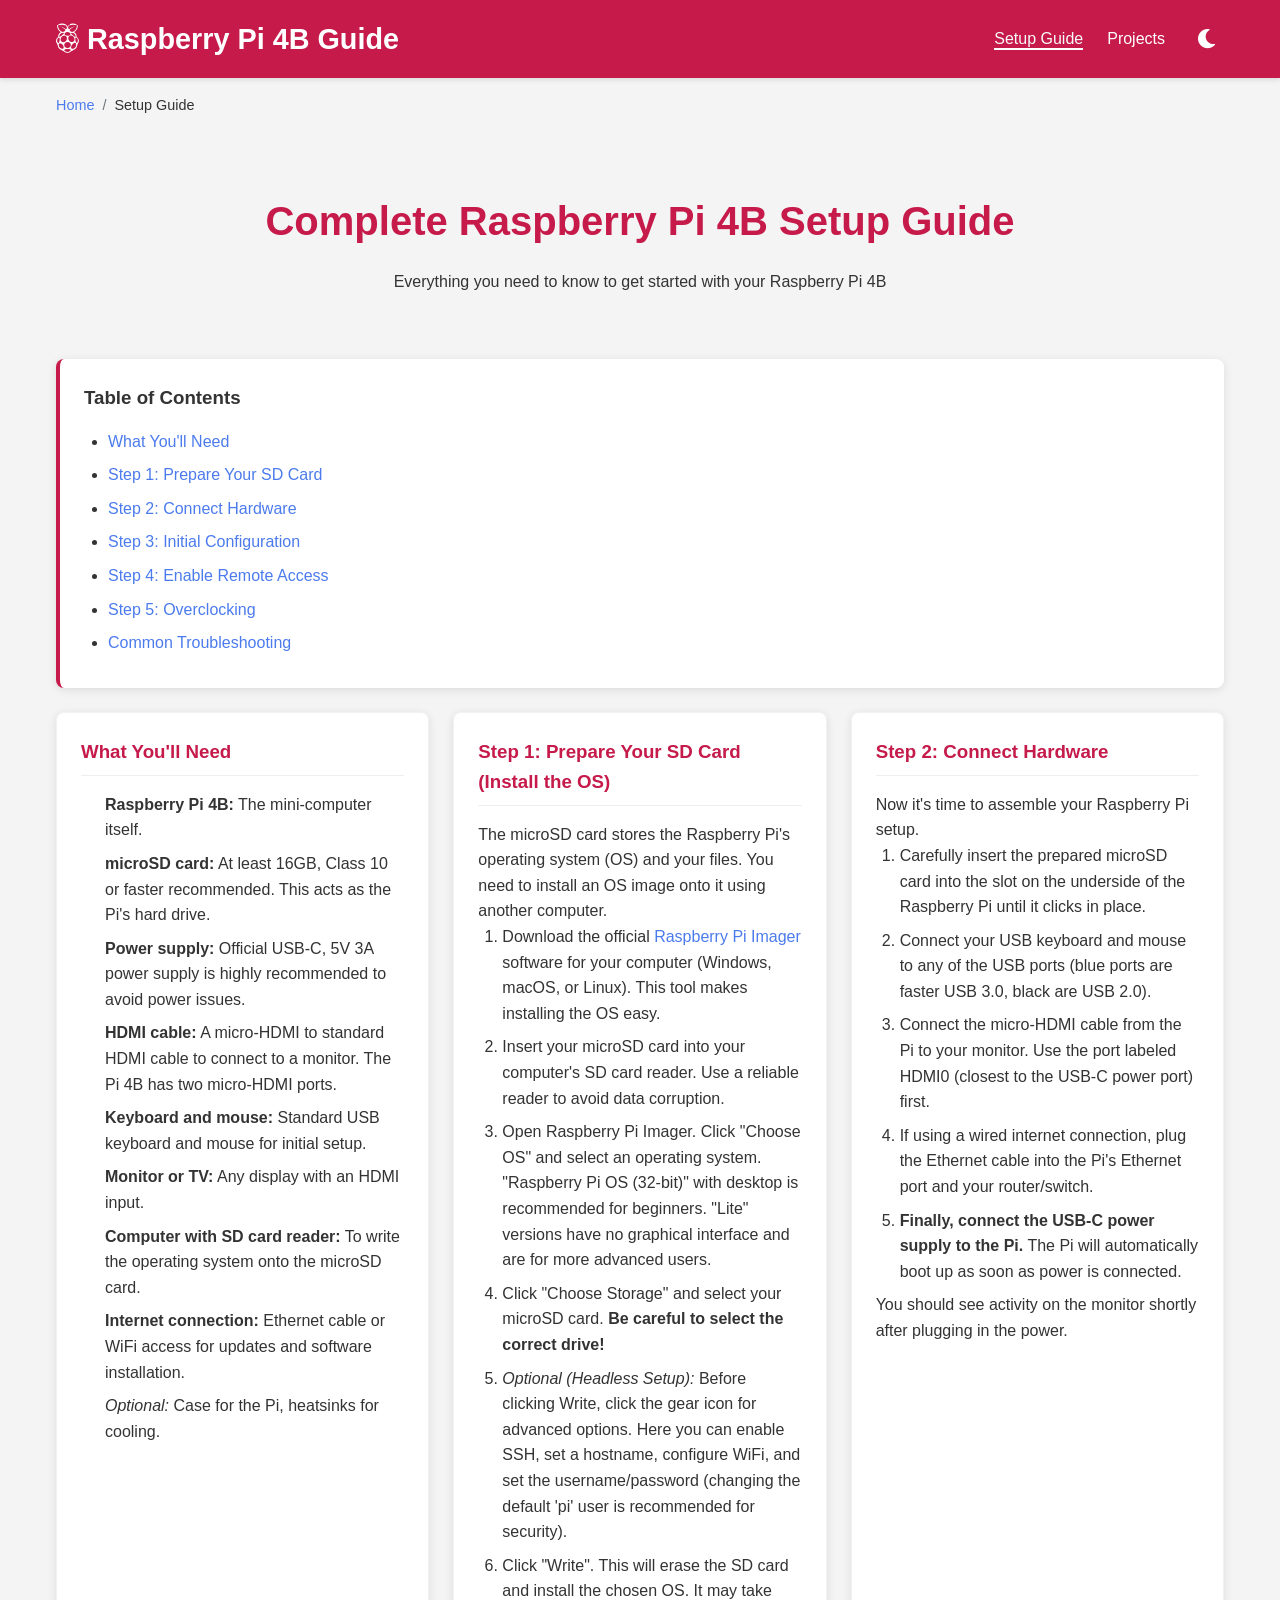
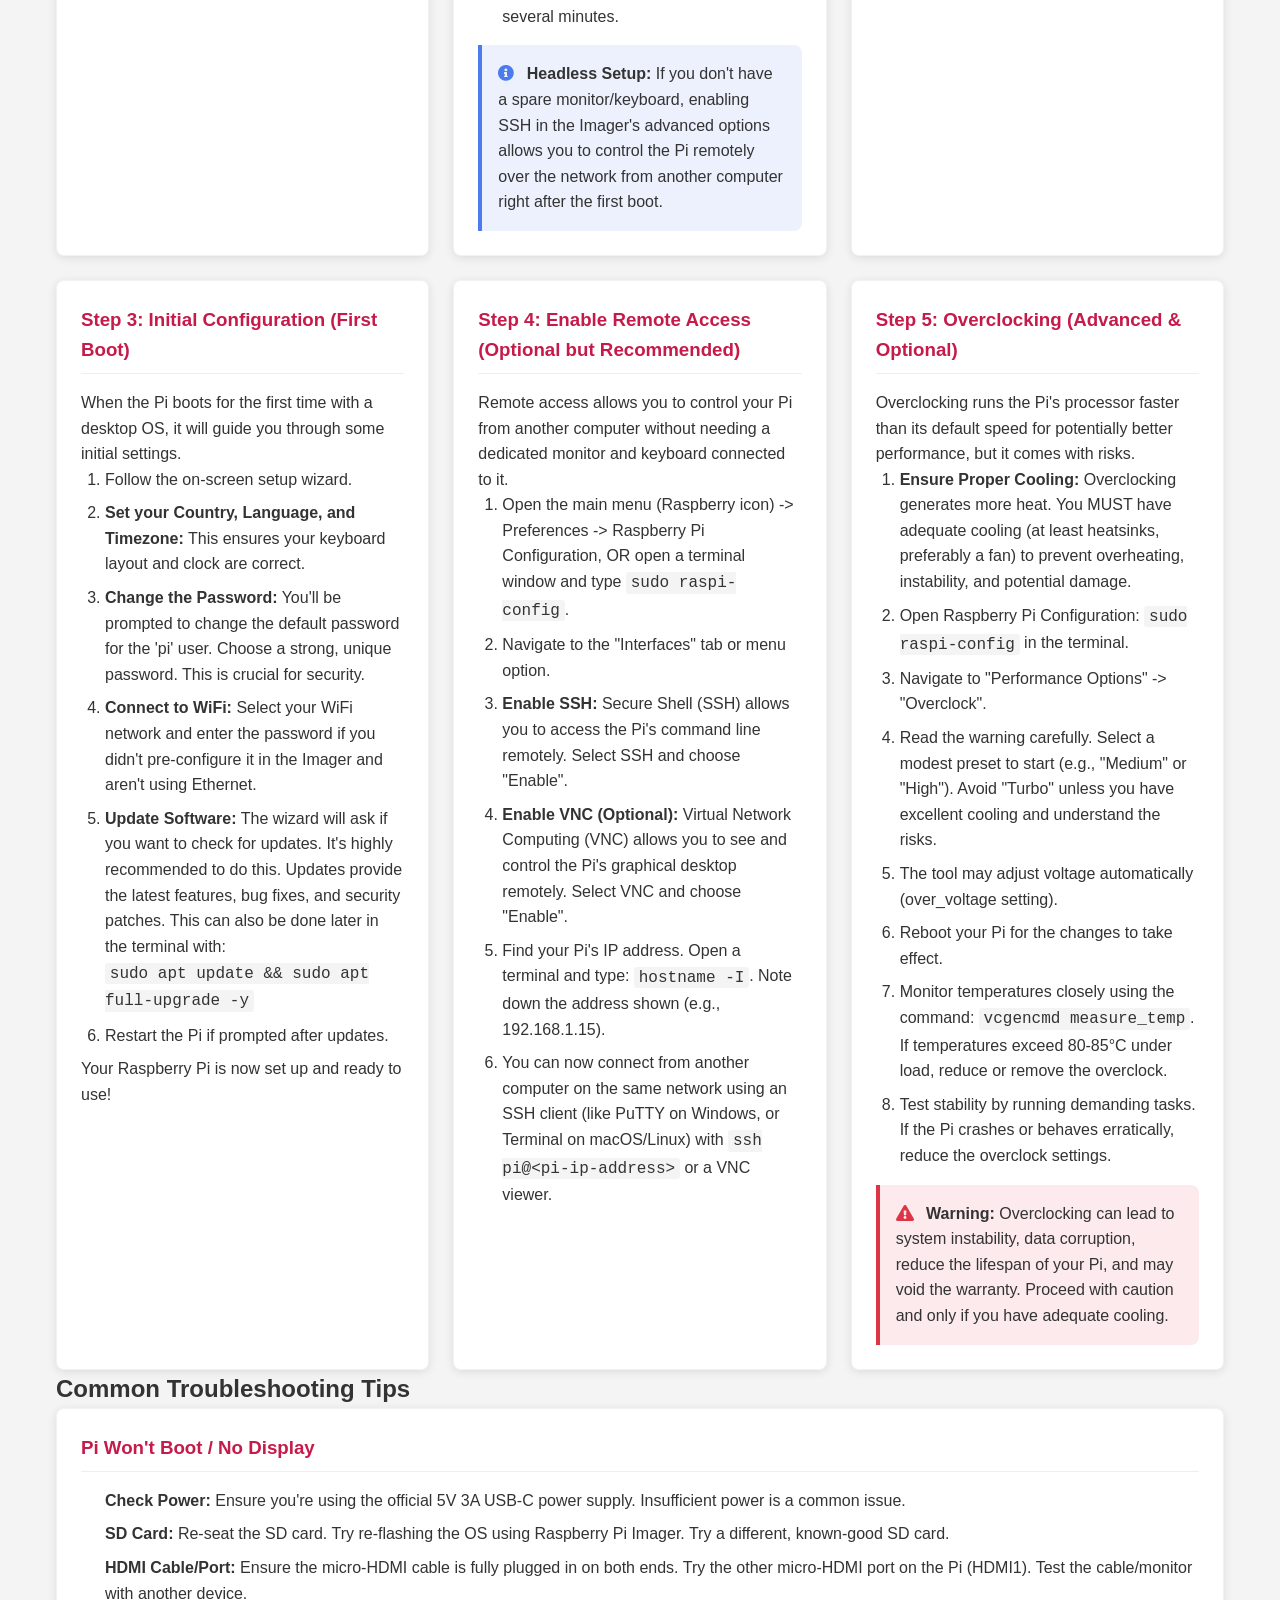
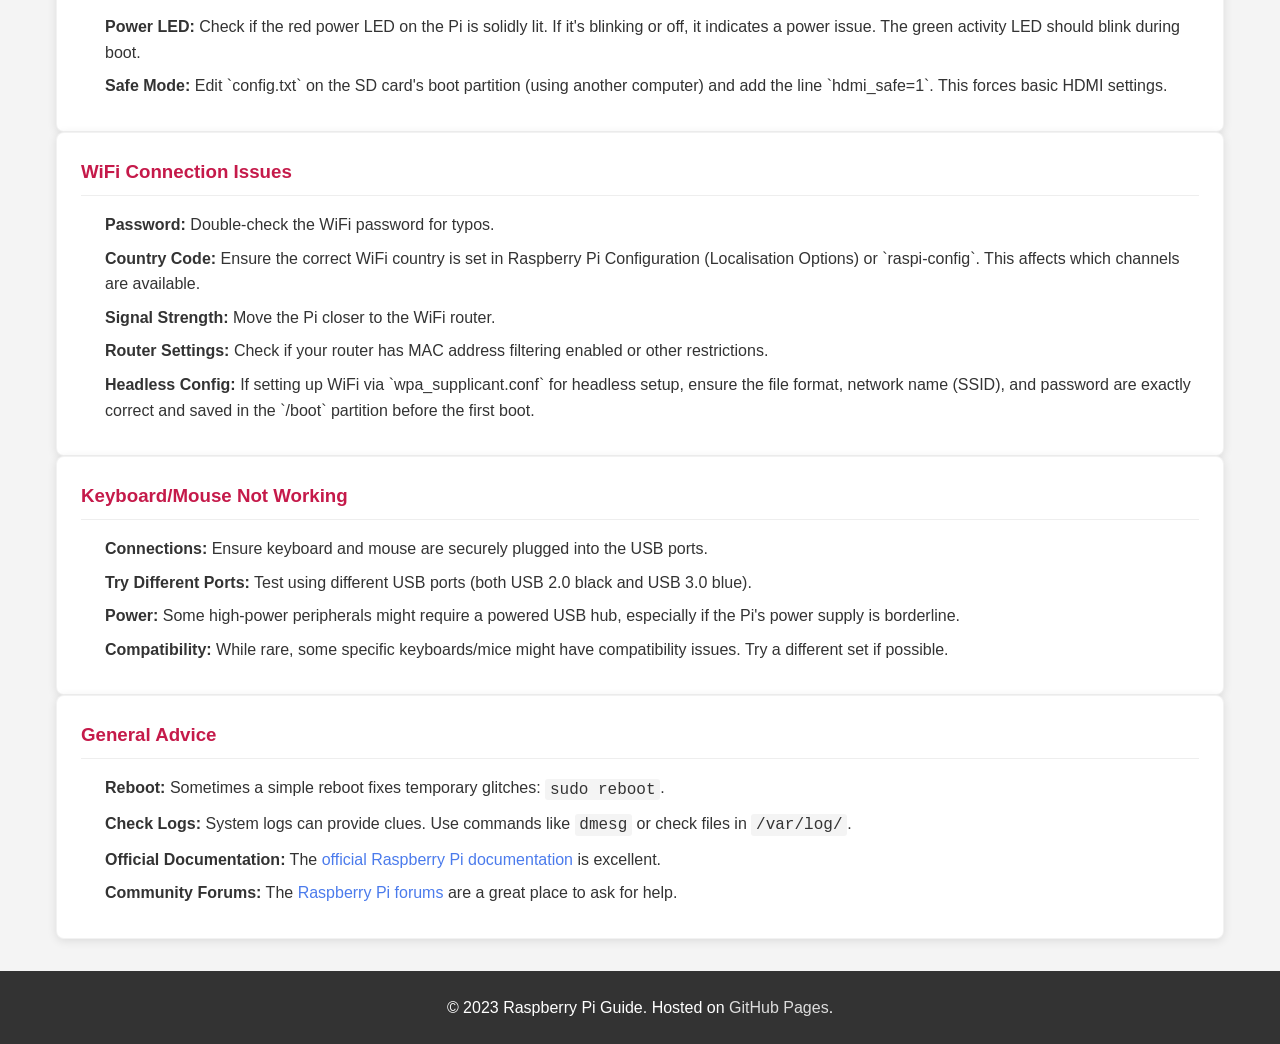
<file: index.html>
<!DOCTYPE html>
<html lang="en">
<head>
    <meta charset="UTF-8">
    <meta name="viewport" content="width=device-width, initial-scale=1.0">
    <meta name="description" content="Complete setup guide and project ideas for Raspberry Pi 4B">
    <title>Raspberry Pi 4B Setup Guide</title>
    <link rel="stylesheet" href="css/styles.css">
    <link rel="stylesheet" href="https://cdnjs.cloudflare.com/ajax/libs/font-awesome/5.15.4/css/all.min.css">
    <script src="js/script.js" defer></script>
    <!-- Structured data for SEO -->
    <script type="application/ld+json">
    {
      "@context": "https://schema.org",
      "@type": "HowTo",
      "name": "Raspberry Pi 4B Setup Guide",
      "description": "Complete guide to setting up your Raspberry Pi 4B",
      "step": [
        {
          "@type": "HowToStep",
          "name": "Prepare Your SD Card",
          "url": "#step1"
        },
        {
          "@type": "HowToStep",
          "name": "Connect Hardware",
          "url": "#step2"
        },
        {
          "@type": "HowToStep",
          "name": "Initial Configuration",
          "url": "#step3"
        },
        {
          "@type": "HowToStep",
          "name": "Enable Remote Access",
          "url": "#step4"
        },
        {
          "@type": "HowToStep",
          "name": "Overclocking",
          "url": "#step5"
        }
      ]
    }
    </script>
</head>
<body>
    <a href="#main" class="skip-link">Skip to main content</a>
    
    <header role="banner">
        <div class="container">
            <h1><i class="fab fa-raspberry-pi" aria-hidden="true"></i> Raspberry Pi 4B Guide</h1>
            <nav role="navigation" aria-label="Main navigation">
                <ul>
                    <li><a href="index.html" class="active" aria-current="page">Setup Guide</a></li>
                    <li><a href="projects.html">Projects</a></li>
                    <button id="theme-toggle" class="theme-toggle" aria-label="Toggle Dark Mode">
                        <i class="fas fa-moon" aria-hidden="true"></i>
                    </button>
                </ul>
            </nav>
        </div>
    </header>

    <main id="main" class="container" role="main">
        <nav aria-label="Breadcrumb">
            <ol class="breadcrumbs">
                <li><a href="index.html">Home</a></li>
                <li>Setup Guide</li>
            </ol>
        </nav>

        <section class="hero" aria-labelledby="main-heading">
            <h2 id="main-heading">Complete Raspberry Pi 4B Setup Guide</h2>
            <p>Everything you need to know to get started with your Raspberry Pi 4B</p>
        </section>

        <section class="toc" aria-labelledby="toc-heading">
            <h3 id="toc-heading">Table of Contents</h3>
            <ul>
                <li><a href="#requirements">What You'll Need</a></li>
                <li><a href="#step1">Step 1: Prepare Your SD Card</a></li>
                <li><a href="#step2">Step 2: Connect Hardware</a></li>
                <li><a href="#step3">Step 3: Initial Configuration</a></li>
                <li><a href="#step4">Step 4: Enable Remote Access</a></li>
                <li><a href="#step5">Step 5: Overclocking</a></li>
                <li><a href="#troubleshooting">Common Troubleshooting</a></li>
            </ul>
        </section>

        <section class="setup-guide">
            <div id="requirements" class="card">
                <h3>What You'll Need</h3>
                <ul>
                    <li><strong>Raspberry Pi 4B:</strong> The mini-computer itself.</li>
                    <li><strong>microSD card:</strong> At least 16GB, Class 10 or faster recommended. This acts as the Pi's hard drive.</li>
                    <li><strong>Power supply:</strong> Official USB-C, 5V 3A power supply is highly recommended to avoid power issues.</li>
                    <li><strong>HDMI cable:</strong> A micro-HDMI to standard HDMI cable to connect to a monitor. The Pi 4B has two micro-HDMI ports.</li>
                    <li><strong>Keyboard and mouse:</strong> Standard USB keyboard and mouse for initial setup.</li>
                    <li><strong>Monitor or TV:</strong> Any display with an HDMI input.</li>
                    <li><strong>Computer with SD card reader:</strong> To write the operating system onto the microSD card.</li>
                    <li><strong>Internet connection:</strong> Ethernet cable or WiFi access for updates and software installation.</li>
                    <li><em>Optional:</em> Case for the Pi, heatsinks for cooling.</li>
                </ul>
            </div>

            <div id="step1" class="card">
                <h3>Step 1: Prepare Your SD Card (Install the OS)</h3>
                <p>The microSD card stores the Raspberry Pi's operating system (OS) and your files. You need to install an OS image onto it using another computer.</p>
                <ol>
                    <li>Download the official <a href="https://www.raspberrypi.org/software/" target="_blank" rel="noopener">Raspberry Pi Imager</a> software for your computer (Windows, macOS, or Linux). This tool makes installing the OS easy.</li>
                    <li>Insert your microSD card into your computer's SD card reader. Use a reliable reader to avoid data corruption.</li>
                    <li>Open Raspberry Pi Imager. Click "Choose OS" and select an operating system. "Raspberry Pi OS (32-bit)" with desktop is recommended for beginners. "Lite" versions have no graphical interface and are for more advanced users.</li>
                    <li>Click "Choose Storage" and select your microSD card. <strong>Be careful to select the correct drive!</strong></li>
                    <li><em>Optional (Headless Setup):</em> Before clicking Write, click the gear icon for advanced options. Here you can enable SSH, set a hostname, configure WiFi, and set the username/password (changing the default 'pi' user is recommended for security).</li>
                    <li>Click "Write". This will erase the SD card and install the chosen OS. It may take several minutes.</li>
                </ol>
                <div class="info">
                    <i class="fas fa-info-circle" aria-hidden="true"></i> <strong>Headless Setup:</strong> If you don't have a spare monitor/keyboard, enabling SSH in the Imager's advanced options allows you to control the Pi remotely over the network from another computer right after the first boot.
                </div>
            </div>

            <div id="step2" class="card">
                <h3>Step 2: Connect Hardware</h3>
                <p>Now it's time to assemble your Raspberry Pi setup.</p>
                <ol>
                    <li>Carefully insert the prepared microSD card into the slot on the underside of the Raspberry Pi until it clicks in place.</li>
                    <li>Connect your USB keyboard and mouse to any of the USB ports (blue ports are faster USB 3.0, black are USB 2.0).</li>
                    <li>Connect the micro-HDMI cable from the Pi to your monitor. Use the port labeled HDMI0 (closest to the USB-C power port) first.</li>
                    <li>If using a wired internet connection, plug the Ethernet cable into the Pi's Ethernet port and your router/switch.</li>
                    <li><strong>Finally, connect the USB-C power supply to the Pi.</strong> The Pi will automatically boot up as soon as power is connected.</li>
                </ol>
                <p>You should see activity on the monitor shortly after plugging in the power.</p>
            </div>

            <div id="step3" class="card">
                <h3>Step 3: Initial Configuration (First Boot)</h3>
                <p>When the Pi boots for the first time with a desktop OS, it will guide you through some initial settings.</p>
                <ol>
                    <li>Follow the on-screen setup wizard.</li>
                    <li><strong>Set your Country, Language, and Timezone:</strong> This ensures your keyboard layout and clock are correct.</li>
                    <li><strong>Change the Password:</strong> You'll be prompted to change the default password for the 'pi' user. Choose a strong, unique password. This is crucial for security.</li>
                    <li><strong>Connect to WiFi:</strong> Select your WiFi network and enter the password if you didn't pre-configure it in the Imager and aren't using Ethernet.</li>
                    <li><strong>Update Software:</strong> The wizard will ask if you want to check for updates. It's highly recommended to do this. Updates provide the latest features, bug fixes, and security patches. This can also be done later in the terminal with: <br><code>sudo apt update && sudo apt full-upgrade -y</code></li>
                    <li>Restart the Pi if prompted after updates.</li>
                </ol>
                <p>Your Raspberry Pi is now set up and ready to use!</p>
            </div>

            <div id="step4" class="card">
                <h3>Step 4: Enable Remote Access (Optional but Recommended)</h3>
                <p>Remote access allows you to control your Pi from another computer without needing a dedicated monitor and keyboard connected to it.</p>
                <ol>
                    <li>Open the main menu (Raspberry icon) -> Preferences -> Raspberry Pi Configuration, OR open a terminal window and type <code>sudo raspi-config</code>.</li>
                    <li>Navigate to the "Interfaces" tab or menu option.</li>
                    <li><strong>Enable SSH:</strong> Secure Shell (SSH) allows you to access the Pi's command line remotely. Select SSH and choose "Enable".</li>
                    <li><strong>Enable VNC (Optional):</strong> Virtual Network Computing (VNC) allows you to see and control the Pi's graphical desktop remotely. Select VNC and choose "Enable".</li>
                    <li>Find your Pi's IP address. Open a terminal and type: <code>hostname -I</code>. Note down the address shown (e.g., 192.168.1.15).</li>
                    <li>You can now connect from another computer on the same network using an SSH client (like PuTTY on Windows, or Terminal on macOS/Linux) with <code>ssh pi@&lt;pi-ip-address&gt;</code> or a VNC viewer.</li>
                </ol>
            </div>

            <div id="step5" class="card">
                <h3>Step 5: Overclocking (Advanced & Optional)</h3>
                <p>Overclocking runs the Pi's processor faster than its default speed for potentially better performance, but it comes with risks.</p>
                <ol>
                    <li><strong>Ensure Proper Cooling:</strong> Overclocking generates more heat. You MUST have adequate cooling (at least heatsinks, preferably a fan) to prevent overheating, instability, and potential damage.</li>
                    <li>Open Raspberry Pi Configuration: <code>sudo raspi-config</code> in the terminal.</li>
                    <li>Navigate to "Performance Options" -> "Overclock".</li>
                    <li>Read the warning carefully. Select a modest preset to start (e.g., "Medium" or "High"). Avoid "Turbo" unless you have excellent cooling and understand the risks.</li>
                    <li>The tool may adjust voltage automatically (over_voltage setting).</li>
                    <li>Reboot your Pi for the changes to take effect.</li>
                    <li>Monitor temperatures closely using the command: <code>vcgencmd measure_temp</code>. If temperatures exceed 80-85°C under load, reduce or remove the overclock.</li>
                    <li>Test stability by running demanding tasks. If the Pi crashes or behaves erratically, reduce the overclock settings.</li>
                </ol>
                <div class="warning">
                    <i class="fas fa-exclamation-triangle" aria-hidden="true"></i> <strong>Warning:</strong> Overclocking can lead to system instability, data corruption, reduce the lifespan of your Pi, and may void the warranty. Proceed with caution and only if you have adequate cooling.
                </div>
            </div>
        </section>

        <section id="troubleshooting" class="troubleshooting">
            <h2>Common Troubleshooting Tips</h2>
            
            <div class="card">
                <h3>Pi Won't Boot / No Display</h3>
                <ul>
                    <li><strong>Check Power:</strong> Ensure you're using the official 5V 3A USB-C power supply. Insufficient power is a common issue.</li>
                    <li><strong>SD Card:</strong> Re-seat the SD card. Try re-flashing the OS using Raspberry Pi Imager. Try a different, known-good SD card.</li>
                    <li><strong>HDMI Cable/Port:</strong> Ensure the micro-HDMI cable is fully plugged in on both ends. Try the other micro-HDMI port on the Pi (HDMI1). Test the cable/monitor with another device.</li>
                    <li><strong>Power LED:</strong> Check if the red power LED on the Pi is solidly lit. If it's blinking or off, it indicates a power issue. The green activity LED should blink during boot.</li>
                    <li><strong>Safe Mode:</strong> Edit `config.txt` on the SD card's boot partition (using another computer) and add the line `hdmi_safe=1`. This forces basic HDMI settings.</li>
                </ul>
            </div>
            
            <div class="card">
                <h3>WiFi Connection Issues</h3>
                <ul>
                    <li><strong>Password:</strong> Double-check the WiFi password for typos.</li>
                    <li><strong>Country Code:</strong> Ensure the correct WiFi country is set in Raspberry Pi Configuration (Localisation Options) or `raspi-config`. This affects which channels are available.</li>
                    <li><strong>Signal Strength:</strong> Move the Pi closer to the WiFi router.</li>
                    <li><strong>Router Settings:</strong> Check if your router has MAC address filtering enabled or other restrictions.</li>
                    <li><strong>Headless Config:</strong> If setting up WiFi via `wpa_supplicant.conf` for headless setup, ensure the file format, network name (SSID), and password are exactly correct and saved in the `/boot` partition before the first boot.</li>
                </ul>
            </div>
            
            <div class="card">
                <h3>Keyboard/Mouse Not Working</h3>
                <ul>
                    <li><strong>Connections:</strong> Ensure keyboard and mouse are securely plugged into the USB ports.</li>
                    <li><strong>Try Different Ports:</strong> Test using different USB ports (both USB 2.0 black and USB 3.0 blue).</li>
                    <li><strong>Power:</strong> Some high-power peripherals might require a powered USB hub, especially if the Pi's power supply is borderline.</li>
                    <li><strong>Compatibility:</strong> While rare, some specific keyboards/mice might have compatibility issues. Try a different set if possible.</li>
                </ul>
            </div>

            <div class="card">
                <h3>General Advice</h3>
                <ul>
                    <li><strong>Reboot:</strong> Sometimes a simple reboot fixes temporary glitches: <code>sudo reboot</code>.</li>
                    <li><strong>Check Logs:</strong> System logs can provide clues. Use commands like <code>dmesg</code> or check files in <code>/var/log/</code>.</li>
                    <li><strong>Official Documentation:</strong> The <a href="https://www.raspberrypi.org/documentation/" target="_blank" rel="noopener">official Raspberry Pi documentation</a> is excellent.</li>
                    <li><strong>Community Forums:</strong> The <a href="https://forums.raspberrypi.com/" target="_blank" rel="noopener">Raspberry Pi forums</a> are a great place to ask for help.</li>
                </ul>
            </div>
        </section>
    </main>

    <div class="back-to-top" aria-label="Back to top" role="button" tabindex="0">
        <i class="fas fa-arrow-up" aria-hidden="true"></i>
    </div>

    <footer role="contentinfo">
        <div class="container">
            <p>&copy; 2023 Raspberry Pi Guide. Hosted on <a href="https://pages.github.com/" rel="noopener">GitHub Pages</a>.</p>
        </div>
    </footer>
</body>
</html>
</file>
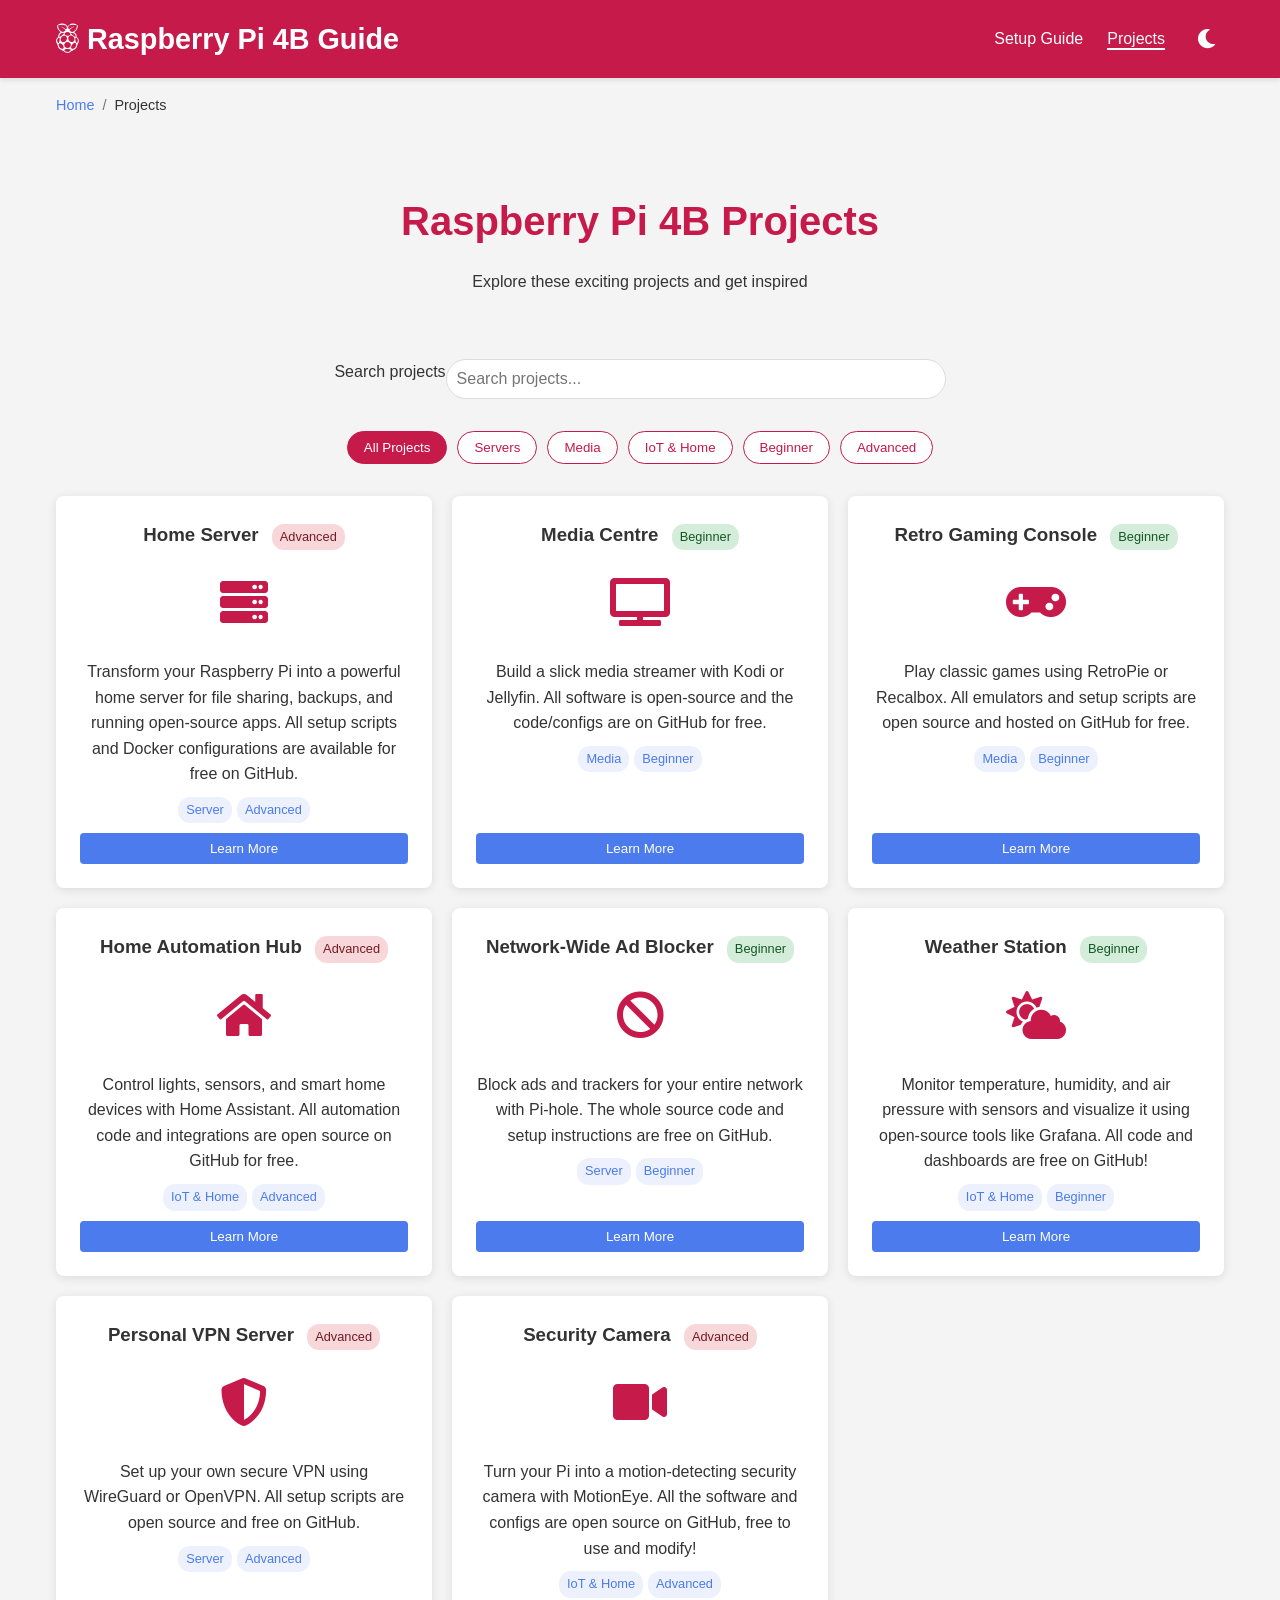
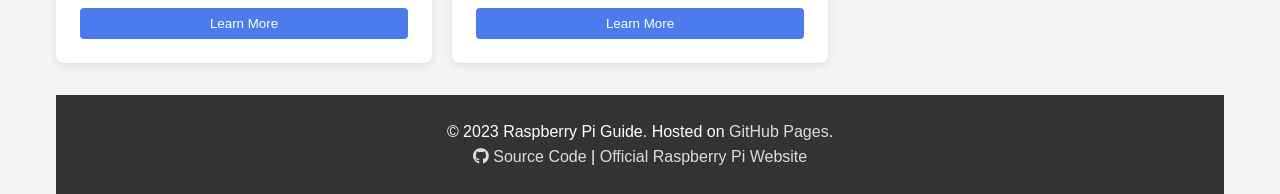
<file: projects.html>
<!DOCTYPE html>
<html lang="en">
<head>
    <meta charset="UTF-8">
    <meta name="viewport" content="width=device-width, initial-scale=1.0">
    <meta name="description" content="Exciting Raspberry Pi 4B projects with step-by-step guides">
    <title>Raspberry Pi 4B Projects</title>
    <link rel="stylesheet" href="css/styles.css">
    <link rel="stylesheet" href="https://cdnjs.cloudflare.com/ajax/libs/font-awesome/5.15.4/css/all.min.css">
    <script src="js/script.js" defer></script>
    <script src="js/copy.js" defer></script>
    <!-- Structured data for projects page -->
    <script type="application/ld+json">
    {
      "@context": "https://schema.org",
      "@type": "ItemList",
      "itemListElement": [
        {
          "@type": "ListItem",
          "position": 1,
          "name": "Home Server",
          "url": "#homeserver"
        },
        {
          "@type": "ListItem",
          "position": 2,
          "name": "Media Centre",
          "url": "#mediacentre"
        },
        {
          "@type": "ListItem",
          "position": 3,
          "name": "Retro Gaming Console",
          "url": "#retrogaming"
        }
      ]
    }
    </script>
</head>
<body>
    <a href="#main" class="skip-link">Skip to main content</a>
    
    <header role="banner">
        <div class="container">
            <h1><i class="fab fa-raspberry-pi" aria-hidden="true"></i> Raspberry Pi 4B Guide</h1>
            <nav role="navigation" aria-label="Main navigation">
                <ul>
                    <li><a href="index.html">Setup Guide</a></li>
                    <li><a href="projects.html" class="active" aria-current="page">Projects</a></li>
                    <button id="theme-toggle" class="theme-toggle" aria-label="Toggle Dark Mode">
                        <i class="fas fa-moon" aria-hidden="true"></i>
                    </button>
                </ul>
            </nav>
        </div>
    </header>

    <main id="main" class="container" role="main">
        <nav aria-label="Breadcrumb">
            <ol class="breadcrumbs">
                <li><a href="index.html">Home</a></li>
                <li>Projects</li>
            </ol>
        </nav>

        <section class="hero" aria-labelledby="projects-heading">
            <h2 id="projects-heading">Raspberry Pi 4B Projects</h2>
            <p>Explore these exciting projects and get inspired</p>
        </section>

        <div class="search-container">
            <label for="project-search" class="visually-hidden">Search projects</label>
            <input type="text" id="project-search" class="search-input" placeholder="Search projects..." aria-label="Search projects">
        </div>

        <div class="project-filters" role="tablist" aria-label="Project categories">
            <button class="filter-btn active" data-filter="all" role="tab" aria-selected="true">All Projects</button>
            <button class="filter-btn" data-filter="server" role="tab" aria-selected="false">Servers</button>
            <button class="filter-btn" data-filter="media" role="tab" aria-selected="false">Media</button>
            <button class="filter-btn" data-filter="iot" role="tab" aria-selected="false">IoT & Home</button>
            <button class="filter-btn" data-filter="beginner" role="tab" aria-selected="false">Beginner</button>
            <button class="filter-btn" data-filter="advanced" role="tab" aria-selected="false">Advanced</button>
        </div>

        <section class="projects">
            <!-- Home Server -->
            <div id="homeserver" class="project-card" data-project="homeserver" data-tags="server advanced" tabindex="0" role="button" aria-pressed="false">
                <h3>Home Server <span class="difficulty difficulty-advanced">Advanced</span></h3>
                <div class="project-icon"><i class="fas fa-server" aria-hidden="true"></i></div>
                <p>Transform your Raspberry Pi into a powerful home server for file sharing, backups, and running open-source apps. All setup scripts and Docker configurations are available for free on GitHub.</p>
                <div class="project-tags">
                    <span class="project-tag">Server</span>
                    <span class="project-tag">Advanced</span>
                </div>
                <button class="project-btn">Learn More</button>
            </div>

            <!-- Media Centre -->
            <div id="mediacentre" class="project-card" data-project="mediacentre" data-tags="media beginner" tabindex="0" role="button" aria-pressed="false">
                <h3>Media Centre <span class="difficulty difficulty-beginner">Beginner</span></h3>
                <div class="project-icon"><i class="fas fa-tv" aria-hidden="true"></i></div>
                <p>Build a slick media streamer with Kodi or Jellyfin. All software is open-source and the code/configs are on GitHub for free.</p>
                <div class="project-tags">
                    <span class="project-tag">Media</span>
                    <span class="project-tag">Beginner</span>
                </div>
                <button class="project-btn">Learn More</button>
            </div>

            <!-- Retro Gaming Console -->
            <div id="retrogaming" class="project-card" data-project="retrogaming" data-tags="media beginner" tabindex="0" role="button" aria-pressed="false">
                <h3>Retro Gaming Console <span class="difficulty difficulty-beginner">Beginner</span></h3>
                <div class="project-icon"><i class="fas fa-gamepad" aria-hidden="true"></i></div>
                <p>Play classic games using RetroPie or Recalbox. All emulators and setup scripts are open source and hosted on GitHub for free.</p>
                <div class="project-tags">
                    <span class="project-tag">Media</span>
                    <span class="project-tag">Beginner</span>
                </div>
                <button class="project-btn">Learn More</button>
            </div>

            <!-- Home Automation Hub -->
            <div id="homeautomation" class="project-card" data-project="homeautomation" data-tags="iot advanced" tabindex="0" role="button" aria-pressed="false">
                <h3>Home Automation Hub <span class="difficulty difficulty-advanced">Advanced</span></h3>
                <div class="project-icon"><i class="fas fa-home" aria-hidden="true"></i></div>
                <p>Control lights, sensors, and smart home devices with Home Assistant. All automation code and integrations are open source on GitHub for free.</p>
                <div class="project-tags">
                    <span class="project-tag">IoT & Home</span>
                    <span class="project-tag">Advanced</span>
                </div>
                <button class="project-btn">Learn More</button>
            </div>

            <!-- Pi-hole -->
            <div id="pihole" class="project-card" data-project="pihole" data-tags="server beginner" tabindex="0" role="button" aria-pressed="false">
                <h3>Network-Wide Ad Blocker <span class="difficulty difficulty-beginner">Beginner</span></h3>
                <div class="project-icon"><i class="fas fa-ban" aria-hidden="true"></i></div>
                <p>Block ads and trackers for your entire network with Pi-hole. The whole source code and setup instructions are free on GitHub.</p>
                <div class="project-tags">
                    <span class="project-tag">Server</span>
                    <span class="project-tag">Beginner</span>
                </div>
                <button class="project-btn">Learn More</button>
            </div>

            <!-- Weather Station -->
            <div id="weatherstation" class="project-card" data-project="weatherstation" data-tags="iot beginner" tabindex="0" role="button" aria-pressed="false">
                <h3>Weather Station <span class="difficulty difficulty-beginner">Beginner</span></h3>
                <div class="project-icon"><i class="fas fa-cloud-sun" aria-hidden="true"></i></div>
                <p>Monitor temperature, humidity, and air pressure with sensors and visualize it using open-source tools like Grafana. All code and dashboards are free on GitHub!</p>
                <div class="project-tags">
                    <span class="project-tag">IoT & Home</span>
                    <span class="project-tag">Beginner</span>
                </div>
                <button class="project-btn">Learn More</button>
            </div>

            <!-- VPN Server -->
            <div id="vpn" class="project-card" data-project="vpn" data-tags="server advanced" tabindex="0" role="button" aria-pressed="false">
                <h3>Personal VPN Server <span class="difficulty difficulty-advanced">Advanced</span></h3>
                <div class="project-icon"><i class="fas fa-shield-alt" aria-hidden="true"></i></div>
                <p>Set up your own secure VPN using WireGuard or OpenVPN. All setup scripts are open source and free on GitHub.</p>
                <div class="project-tags">
                    <span class="project-tag">Server</span>
                    <span class="project-tag">Advanced</span>
                </div>
                <button class="project-btn">Learn More</button>
            </div>

            <!-- Security Camera -->
            <div id="securitycam" class="project-card" data-project="securitycam" data-tags="iot advanced" tabindex="0" role="button" aria-pressed="false">
                <h3>Security Camera <span class="difficulty difficulty-advanced">Advanced</span></h3>
                <div class="project-icon"><i class="fas fa-video" aria-hidden="true"></i></div>
                <p>Turn your Pi into a motion-detecting security camera with MotionEye. All the software and configs are open source on GitHub, free to use and modify!</p>
                <div class="project-tags">
                    <span class="project-tag">IoT & Home</span>
                    <span class="project-tag">Advanced</span>
                </div>
                <button class="project-btn">Learn More</button>
            </div>
        </section>

    <!-- Modal Popup for Projects with improved accessibility -->
    <div id="projectModal" class="modal" role="dialog" aria-modal="true" aria-labelledby="modal-title" aria-hidden="true">
        <div class="modal-content">
            <span class="close-btn" aria-label="Close">&times;</span>
            <div id="modal-content-container" tabindex="-1">
                <!-- Content will be inserted here by JavaScript -->
                <h2 id="modal-title"></h2>
            </div>
        </div>
    </div>

    <!-- Back to top button -->
    <div class="back-to-top" aria-label="Back to top" role="button" tabindex="0">
        <i class="fas fa-arrow-up" aria-hidden="true"></i>
    </div>

    <!-- Hidden Project Details -->
    <div id="project-details" style="display: none;">

        <!-- Home Server Details -->
        <div id="homeserver-details">
            <h2>Home Server with Raspberry Pi 4B</h2>
            <ol>
                <li><strong>Flash Raspberry Pi OS Lite</strong> to your SD card using Raspberry Pi Imager.</li>
                <li><strong>Enable SSH:</strong> Place an empty file named <code>ssh</code> in the boot partition.</li>
                <li><strong>Boot & Connect:</strong> Insert SD, power up, and SSH in: <code>ssh pi@&lt;pi-ip&gt;</code> (default password: <code>raspberry</code>).</li>
                <li><strong>Update system:</strong>
                    <pre><code>sudo apt update && sudo apt upgrade -y</code><button class="copy-btn" aria-label="Copy code">Copy</button></pre>
                </li>
                <li><strong>Install Docker:</strong>
                    <pre><code>curl -fsSL https://get.docker.com | sh
sudo usermod -aG docker pi</code><button class="copy-btn" aria-label="Copy code">Copy</button></pre>
                </li>
                <li><strong>Clone a server stack from GitHub and launch with Docker Compose:</strong>
                    <pre><code>git clone https://github.com/nextcloud/all-in-one.git
cd all-in-one
docker compose up -d</code><button class="copy-btn" aria-label="Copy code">Copy</button></pre>
                </li>
                <li><strong>Access the Web UI</strong> (see project README) to manage your server apps.</li>
                <li><strong>Reset/Remove:</strong> To stop and remove all containers and data:
                    <pre><code>docker compose down -v
cd ..
rm -rf all-in-one</code><button class="copy-btn" aria-label="Copy code">Copy</button></pre>
                </li>
            </ol>
            <p><strong>All code and instructions are open source and free on GitHub! Explore, fork, and contribute.</strong></p>
            <p>Example repo: <a href="https://github.com/nextcloud/all-in-one" target="_blank" rel="noopener">nextcloud/all-in-one</a></p>
        </div>

        <!-- Media Centre Details -->
        <div id="mediacentre-details">
            <h2>Media Centre with LibreELEC (Kodi) or Jellyfin</h2>
            <ol>
                <li><strong>Download</strong> <a href="https://github.com/LibreELEC/LibreELEC.tv" target="_blank" rel="noopener">LibreELEC</a> or <a href="https://github.com/jellyfin/jellyfin" target="_blank" rel="noopener">Jellyfin</a> from GitHub.</li>
                <li><strong>Flash the image</strong> with Raspberry Pi Imager to your SD card.</li>
                <li><strong>Boot your Pi</strong> and follow the on‑screen setup wizard.</li>
                <li><strong>Enable SSH</strong> via Settings → Services (for remote config).</li>
                <li><strong>Install add-ons (Kodi)</strong> or connect clients (Jellyfin) using the Web UI.</li>
                <li><strong>Reset:</strong> To start over, re-flash your SD card with a fresh image using Raspberry Pi Imager.</li>
            </ol>
            <p><strong>All source code, add-ons, and guides are free and open on GitHub!</strong></p>
            <p>Repos: <a href="https://github.com/LibreELEC/LibreELEC.tv" target="_blank" rel="noopener">LibreELEC.tv</a> | <a href="https://github.com/jellyfin/jellyfin" target="_blank" rel="noopener">Jellyfin</a></p>
        </div>

        <!-- Retro Gaming Details -->
        <div id="retrogaming-details">
            <h2>Retro Gaming Console with RetroPie or Recalbox</h2>
            <ol>
                <li><strong>Download</strong> <a href="https://github.com/RetroPie/RetroPie-Setup" target="_blank" rel="noopener">RetroPie</a> or <a href="https://github.com/recalbox/recalbox" target="_blank" rel="noopener">Recalbox</a> from GitHub.</li>
                <li><strong>Flash to SD card</strong> and insert into your Pi.</li>
                <li><strong>Boot and run the setup wizard</strong> to configure controllers.</li>
                <li><strong>Transfer ROMs</strong> (games) to <code>/home/pi/RetroPie/roms</code> via USB/network.</li>
                <li><strong>Reboot</strong> and select your game system from the menu.</li>
                <li><strong>Reset:</strong> To wipe all games and configs, re-flash the SD card with a fresh image.</li>
            </ol>
            <p><strong>All emulators and scripts are open source on GitHub. Join the community for support and mods!</strong></p>
            <p>Repos: <a href="https://github.com/RetroPie/RetroPie-Setup" target="_blank" rel="noopener">RetroPie‑Setup</a> | <a href="https://github.com/recalbox/recalbox" target="_blank" rel="noopener">Recalbox</a></p>
        </div>

        <!-- Home Automation Details -->
        <div id="homeautomation-details">
            <h2>Home Automation Hub with Home Assistant</h2>
            <ol>
                <li><strong>Flash</strong> <a href="https://github.com/home-assistant/operating-system" target="_blank" rel="noopener">Home Assistant OS</a> to your SD card.</li>
                <li><strong>Boot and wait</strong> ~20 min for first setup (all code and docs on GitHub).</li>
                <li><strong>Open</strong> <code>http://&lt;pi-ip&gt;:8123</code> and create your account.</li>
                <li><strong>Install integrations</strong> (Z‑Wave, Zigbee, MQTT, etc.) through the UI.</li>
                <li><strong>Customize automations</strong> and dashboards as you like.</li>
                <li><strong>Reset:</strong> Re-flash the SD card to start fresh, or use the "Wipe Data" option in the Supervisor panel.</li>
            </ol>
            <p><strong>All automations, add-ons, and integrations are open source and free on GitHub.</strong></p>
            <p>Repo: <a href="https://github.com/home-assistant/operating-system" target="_blank" rel="noopener">home-assistant/operating-system</a></p>
        </div>

        <!-- Pi-hole Details -->
        <div id="pihole-details">
            <h2>Network‑Wide Ad Blocker with Pi‑hole</h2>
            <ol>
                <li><strong>Install Raspberry Pi OS Lite</strong> and update system.</li>
                <li><strong>Install Pi-hole:</strong>
                    <pre><code>curl -sSL https://install.pi-hole.net | bash</code><button class="copy-btn" aria-label="Copy code">Copy</button></pre>
                </li>
                <li><strong>Follow prompts</strong> for setup and web admin.</li>
                <li><strong>Point your router’s DNS</strong> to your Pi’s IP address.</li>
                <li><strong>Access stats</strong> at <code>http://&lt;pi-ip&gt;/admin</code>.</li>
                <li><strong>Reset/Remove:</strong> Uninstall Pi-hole and clean up:
                    <pre><code>sudo pihole uninstall
sudo apt purge pihole -y
sudo apt autoremove -y</code><button class="copy-btn" aria-label="Copy code">Copy</button></pre>
                </li>
            </ol>
            <p><strong>Source code, blocklists, and web UI are open source and on GitHub, 100% free!</strong></p>
            <p>Repo: <a href="https://github.com/pi-hole/pi-hole" target="_blank" rel="noopener">pi-hole/pi-hole</a></p>
        </div>

        <!-- Weather Station Details -->
        <div id="weatherstation-details">
            <h2>Weather Station with BME280 & Grafana</h2>
            <ol>
                <li><strong>Enable I²C:</strong> <code>sudo raspi-config</code> → Interface → I²C.</li>
                <li><strong>Install sensor libraries:</strong>
                    <pre><code>pip3 install adafruit-circuitpython-bme280</code><button class="copy-btn" aria-label="Copy code">Copy</button></pre>
                </li>
                <li><strong>Clone example scripts:</strong>
                    <pre><code>git clone https://github.com/adafruit/Adafruit_CircuitPython_BME280.git</code><button class="copy-btn" aria-label="Copy code">Copy</button></pre>
                </li>
                <li><strong>Run test script:</strong> <code>python3 examples/bme280_simpletest.py</code></li>
                <li><strong>Install InfluxDB & Grafana:</strong>
                    <pre><code>docker run -d --name influx -p 8086:8086 influxdb
docker run -d --name grafana -p 3000:3000 grafana/grafana</code><button class="copy-btn" aria-label="Copy code">Copy</button></pre>
                </li>
                <li><strong>Reset/Remove:</strong> To remove containers and data:
                    <pre><code>docker stop influx grafana
docker rm influx grafana
docker volume prune -f</code><button class="copy-btn" aria-label="Copy code">Copy</button></pre>
                </li>
            </ol>
            <p><strong>All code, libraries, and dashboards are open source and free on GitHub.</strong></p>
            <p>Repo: <a href="https://github.com/adafruit/Adafruit_CircuitPython_BME280" target="_blank" rel="noopener">Adafruit_CircuitPython_BME280</a></p>
        </div>

        <!-- VPN Server Details -->
        <div id="vpn-details">
            <h2>Personal VPN Server with WireGuard</h2>
            <ol>
                <li><strong>Install Raspberry Pi OS Lite</strong> and update the system.</li>
                <li><strong>Install WireGuard:</strong>
                    <pre><code>sudo apt install wireguard -y</code><button class="copy-btn" aria-label="Copy code">Copy</button></pre>
                </li>
                <li><strong>Generate keys:</strong>
                    <pre><code>wg genkey | tee key.priv | wg pubkey > key.pub</code><button class="copy-btn" aria-label="Copy code">Copy</button></pre>
                </li>
                <li><strong>Clone installer from GitHub:</strong>
                    <pre><code>git clone https://github.com/angristan/wireguard-install.git
cd wireguard-install
sudo bash wireguard-install.sh</code><button class="copy-btn" aria-label="Copy code">Copy</button></pre>
                </li>
                <li><strong>Follow prompts</strong> and import the config on your client device.</li>
                <li><strong>Reset/Remove:</strong> To remove WireGuard:
                    <pre><code>sudo apt purge wireguard -y
sudo rm -rf /etc/wireguard
cd ..
rm -rf wireguard-install</code><button class="copy-btn" aria-label="Copy code">Copy</button></pre>
                </li>
            </ol>
            <p><strong>Every line of code and setup script is open source and free on GitHub!</strong></p>
            <p>Repo: <a href="https://github.com/angristan/wireguard-install" target="_blank" rel="noopener">angristan/wireguard-install</a></p>
        </div>

        <!-- Security Camera Details -->
        <div id="securitycam-details">
            <h2>Security Camera with MotionEye</h2>
            <ol>
                <li><strong>Install dependencies:</strong>
                    <pre><code>sudo apt update
sudo apt install python3-pip python3-dev libssl-dev libcurl4-openssl-dev libjpeg-dev -y</code><button class="copy-btn" aria-label="Copy code">Copy</button></pre>
                </li>
                <li><strong>Install MotionEye:</strong>
                    <pre><code>pip3 install motioneye</code><button class="copy-btn" aria-label="Copy code">Copy</button></pre>
                </li>
                <li><strong>Initialize configs:</strong>
                    <pre><code>sudo mkdir -p /etc/motioneye
sudo cp /usr/local/share/motioneye/extra/motioneye.conf.sample /etc/motioneye/motioneye.conf</code><button class="copy-btn" aria-label="Copy code">Copy</button></pre>
                </li>
                <li><strong>Start the service:</strong>
                    <pre><code>sudo meyectl startserver -b</code><button class="copy-btn" aria-label="Copy code">Copy</button></pre>
                </li>
                <li><strong>Access the web UI</strong> at <code>http://&lt;pi-ip&gt;:8765</code> (default admin/admin).</li>
                <li><strong>Reset/Remove:</strong> To uninstall and remove configs:
                    <pre><code>pip3 uninstall motioneye
sudo rm -rf /etc/motioneye /var/lib/motioneye</code><button class="copy-btn" aria-label="Copy code">Copy</button></pre>
                </li>
            </ol>
            <p><strong>All software, configs, and community tips are on GitHub and free to use/modify!</strong></p>
            <p>Repo: <a href="https://github.com/ccrisan/motioneye" target="_blank" rel="noopener">ccrisan/motioneye</a></p>
        </div>

    </div>

    <footer role="contentinfo">
        <div class="container">
            <p>&copy; 2023 Raspberry Pi Guide. Hosted on <a href="https://pages.github.com/" rel="noopener">GitHub Pages</a>.</p>
            <p>
                <a href="https://github.com/yourusername/raspi-guide" target="_blank" rel="noopener">
                    <i class="fab fa-github" aria-hidden="true"></i> Source Code
                </a> |
                <a href="https://www.raspberrypi.org/" target="_blank" rel="noopener">Official Raspberry Pi Website</a>
            </p>
        </div>
    </footer>
</body>
</html>
</file>
<file: css/styles.css>
/* Base styles */
:root {
    --primary-color: #c51a4a;
    --secondary-color: #4b7bec;
    --dark-color: #333333;
    --light-color: #f4f4f4;
    --success-color: #28a745;
    --danger-color: #dc3545;
    --background-color: #ffffff;
    --text-color: #333333;
    --card-background: #ffffff;
    --card-shadow: 0 2px 10px rgba(0,0,0,0.1);
    --transition-speed: 0.3s;
    
    /* New variables */
    --font-primary: 'Segoe UI', Tahoma, Geneva, Verdana, sans-serif;
    --font-code: 'Courier New', Courier, monospace;
    --border-radius: 8px;
    --spacing-xs: 0.5rem;
    --spacing-sm: 1rem;
    --spacing-md: 1.5rem;
    --spacing-lg: 2rem;
    --spacing-xl: 3rem;
    
    /* New focus styles */
    --focus-ring: 0 0 0 3px rgba(75, 123, 236, 0.4);
    --focus-transition: box-shadow 0.15s ease;
}

/* Dark mode variables */
.dark-mode {
    --primary-color: #e83e8c;
    --secondary-color: #5c7cfa;
    --dark-color: #222222;
    --light-color: #2a2a2a;
    --background-color: #1a1a1a;
    --text-color: #f4f4f4;
    --card-background: #2a2a2a;
    --card-shadow: 0 2px 10px rgba(0,0,0,0.3);
}

* {
    box-sizing: border-box;
    margin: 0;
    padding: 0;
    transition: background-color var(--transition-speed), color var(--transition-speed);
}

body {
    font-family: var(--font-primary);
    line-height: 1.6;
    background-color: var(--light-color);
    color: var(--text-color);
    scroll-behavior: smooth;
}

/* Improved focus styles */
a, button, input, select, textarea, [tabindex]:not([tabindex="-1"]) {
    transition: var(--focus-transition);
}

a:focus, button:focus, input:focus, select:focus, textarea:focus, [tabindex]:not([tabindex="-1"]):focus {
    outline: none;
    box-shadow: var(--focus-ring);
    border-radius: var(--border-radius);
}

a {
    text-decoration: none;
    color: var(--secondary-color);
    transition: color var(--transition-speed);
}

a:hover, a:focus {
    text-decoration: underline;
    outline: none;
}

a:focus {
    box-shadow: 0 0 0 3px rgba(75, 123, 236, 0.3);
    border-radius: 2px;
}

/* Focus styles for accessibility */
button:focus, input:focus {
    outline: none;
    box-shadow: 0 0 0 3px rgba(75, 123, 236, 0.3);
}

ul {
    list-style: none;
}

.container {
    max-width: 1200px;
    margin: 0 auto;
    padding: 0 var(--spacing-sm);
}

/* Header */
header {
    background-color: var(--primary-color);
    color: white;
    padding: 1rem 0;
    box-shadow: 0 2px 5px rgba(0,0,0,0.1);
    position: sticky;
    top: 0;
    z-index: 100;
    transition: all var(--transition-speed);
}

header .container {
    display: flex;
    justify-content: space-between;
    align-items: center;
}

header h1 {
    font-size: 1.8rem;
}

header nav ul {
    display: flex;
    align-items: center;
}

header nav ul li {
    margin-left: 1.5rem;
}

header nav ul li a {
    color: white;
    font-weight: 500;
    position: relative;
    padding-bottom: 3px;
}

header nav ul li a:hover,
header nav ul li a.active {
    color: #f8f9fa;
}

header nav ul li a:after {
    content: '';
    position: absolute;
    width: 0;
    height: 2px;
    bottom: 0;
    left: 0;
    background-color: white;
    transition: width var(--transition-speed);
}

header nav ul li a:hover:after,
header nav ul li a.active:after {
    width: 100%;
}

/* Theme toggle */
.theme-toggle {
    cursor: pointer;
    display: flex;
    align-items: center;
    justify-content: center;
    margin-left: 1.5rem;
    background: none;
    border: none;
    color: white;
    font-size: 1.2rem;
    padding: var(--spacing-xs);
    border-radius: 50%;
    transition: background-color var(--transition-speed);
}

.theme-toggle:hover {
    background-color: rgba(255, 255, 255, 0.1);
}

/* Main content */
main {
    padding: var(--spacing-lg) 0;
    min-height: 80vh;
}

.hero {
    text-align: center;
    padding: var(--spacing-lg) 0;
    margin-bottom: var(--spacing-lg);
    opacity: 0;
    transform: translateY(20px);
    animation: fadeInUp 0.8s forwards;
}

@keyframes fadeInUp {
    to {
        opacity: 1;
        transform: translateY(0);
    }
}

.hero h2 {
    font-size: 2.5rem;
    margin-bottom: 1rem;
    color: var(--primary-color);
}

/* Cards for setup guide */
.setup-guide {
    display: grid;
    grid-template-columns: repeat(auto-fill, minmax(320px, 1fr));
    grid-gap: var(--spacing-md);
}

.card {
    background: var(--card-background);
    border-radius: var(--border-radius);
    padding: var(--spacing-md);
    box-shadow: var(--card-shadow);
    transition: transform 0.4s ease-out, box-shadow 0.4s ease-out;
    opacity: 0;
    animation: fadeIn 0.8s forwards;
    border: 1px solid rgba(0,0,0,0.05);
    height: 100%;
    position: relative;
    overflow: hidden;
}

.card::before {
    content: '';
    position: absolute;
    top: 0;
    left: 0;
    width: 100%;
    height: 4px;
    background-color: var(--primary-color);
    transform: scaleX(0);
    transform-origin: left;
    transition: transform 0.4s ease-out;
}

.card:hover::before {
    transform: scaleX(1);
}

.card:nth-child(1) { animation-delay: 0.1s; }
.card:nth-child(2) { animation-delay: 0.2s; }
.card:nth-child(3) { animation-delay: 0.3s; }
.card:nth-child(4) { animation-delay: 0.4s; }
.card:nth-child(5) { animation-delay: 0.5s; }
.card:nth-child(6) { animation-delay: 0.6s; }

.card:hover {
    transform: translateY(-5px);
    box-shadow: 0 8px 15px rgba(0,0,0,0.1);
}

@keyframes fadeIn {
    to {
        opacity: 1;
    }
}

.card h3 {
    margin-bottom: 1rem;
    color: var(--primary-color);
    border-bottom: 1px solid #eee;
    padding-bottom: 0.5rem;
}

.card ul, .card ol {
    margin-left: 1.5rem;
}

.card li {
    margin-bottom: 0.5rem;
}

code {
    background: #f4f4f4;
    padding: 0.1rem 0.3rem;
    border-radius: 3px;
    font-family: var(--font-code);
    color: var(--dark-color);
}

.dark-mode code {
    background: #3a3a3a;
    color: #f0f0f0;
}

/* Warning box */
.warning {
    background-color: rgba(220, 53, 69, 0.1);
    border-left: 4px solid var(--danger-color);
    padding: var(--spacing-sm);
    margin-top: var(--spacing-sm);
    border-radius: 0 var(--border-radius) var(--border-radius) 0;
}

.warning i {
    color: var(--danger-color);
    margin-right: var(--spacing-xs);
}

/* Info box */
.info {
    background-color: rgba(75, 123, 236, 0.1);
    border-left: 4px solid var(--secondary-color);
    padding: var(--spacing-sm);
    margin-top: var(--spacing-sm);
    border-radius: 0 var(--border-radius) var(--border-radius) 0;
}

.info i {
    color: var(--secondary-color);
    margin-right: var(--spacing-xs);
}

/* Table of contents styles */
.toc {
    background-color: var(--card-background);
    border-radius: var(--border-radius);
    padding: var(--spacing-md);
    box-shadow: var(--card-shadow);
    margin-bottom: var(--spacing-md);
    border-left: 4px solid var(--primary-color);
}

.toc h3 {
    margin-bottom: var(--spacing-sm);
}

.toc ul {
    margin-left: var(--spacing-md);
    list-style-type: disc;
}

.toc li {
    margin-bottom: var(--spacing-xs);
}

/* Projects page */
.project-filters {
    display: flex;
    justify-content: center;
    flex-wrap: wrap;
    margin-bottom: 2rem;
    gap: 10px;
}

.filter-btn {
    background-color: var(--card-background);
    border: 1px solid var(--primary-color);
    color: var(--primary-color);
    padding: 0.5rem 1rem;
    border-radius: 20px;
    cursor: pointer;
    transition: all var(--transition-speed);
}

.filter-btn:hover, .filter-btn.active {
    background-color: var(--primary-color);
    color: white;
}

.search-container {
    margin-bottom: 2rem;
    display: flex;
    justify-content: center;
}

.search-input {
    padding: 10px;
    width: 100%;
    max-width: 500px;
    border-radius: 20px;
    border: 1px solid #ddd;
    font-size: 1rem;
    background-color: var(--card-background);
    color: var(--text-color);
}

.dark-mode .search-input {
    border-color: #555;
}

.projects {
    display: grid;
    grid-template-columns: repeat(auto-fill, minmax(300px, 1fr));
    grid-gap: 20px;
}

.project-card {
    background: var(--card-background);
    border-radius: 8px;
    padding: 1.5rem;
    box-shadow: var(--card-shadow);
    text-align: center;
    transition: transform var(--transition-speed), box-shadow var(--transition-speed);
    opacity: 0;
    animation: fadeIn 0.8s forwards;
    height: 100%;
    display: flex;
    flex-direction: column;
}

.project-card.hidden {
    display: none;
}

.project-card:nth-child(1) { animation-delay: 0.1s; }
.project-card:nth-child(2) { animation-delay: 0.2s; }
.project-card:nth-child(3) { animation-delay: 0.3s; }
.project-card:nth-child(4) { animation-delay: 0.4s; }
.project-card:nth-child(5) { animation-delay: 0.5s; }
.project-card:nth-child(6) { animation-delay: 0.6s; }

.project-card:hover {
    transform: translateY(-5px);
    box-shadow: 0 8px 15px rgba(0,0,0,0.2);
}

.project-icon {
    font-size: 3rem;
    color: var(--primary-color);
    margin: 1rem 0;
}

.project-tags {
    display: flex;
    flex-wrap: wrap;
    justify-content: center;
    gap: 5px;
    margin: 10px 0;
}

.project-tag {
    background-color: rgba(75, 123, 236, 0.1);
    color: var(--secondary-color);
    font-size: 0.8rem;
    padding: 3px 8px;
    border-radius: 12px;
}

.project-btn {
    background-color: var(--secondary-color);
    color: white;
    border: none;
    padding: 0.5rem 1rem;
    border-radius: 4px;
    cursor: pointer;
    margin-top: auto;
    transition: background-color var(--transition-speed);
}

.project-btn:hover {
    background-color: #3367d6;
}

/* Breadcrumbs */
.breadcrumbs {
    display: flex;
    list-style: none;
    padding: var(--spacing-sm) 0;
    margin-bottom: var(--spacing-md);
    font-size: 0.9rem;
    flex-wrap: wrap;
}

.breadcrumbs li:not(:last-child)::after {
    content: '/';
    margin: 0 var(--spacing-xs);
    color: #6c757d;
}

.breadcrumbs a {
    color: var(--secondary-color);
}

.breadcrumbs li:last-child {
    color: var(--text-color);
    font-weight: 500;
}

/* Skip link for accessibility */
.skip-link {
    position: absolute;
    top: -50px;
    left: 0;
    padding: 8px;
    background-color: var(--primary-color);
    color: white;
    z-index: 1000;
    transition: top 0.3s;
}

.skip-link:focus {
    top: 0;
    outline: none;
}

/* Difficulty badge styles */
.difficulty {
    display: inline-block;
    padding: 3px 8px;
    border-radius: 12px;
    font-size: 0.8rem;
    font-weight: 500;
    margin-left: var(--spacing-xs);
}

.difficulty-beginner {
    background-color: #d4edda;
    color: #155724;
}

.difficulty-intermediate {
    background-color: #fff3cd;
    color: #856404;
}

.difficulty-advanced {
    background-color: #f8d7da;
    color: #721c24;
}

/* CSS for better keyboard navigation indicators */
[data-focus-visible-added] {
    outline: 2px solid var(--primary-color) !important;
    outline-offset: 2px !important;
}

/* Modal Popup */
.modal {
    display: none;
    position: fixed;
    left: 0;
    top: 0;
    width: 100%;
    height: 100%;
    background-color: rgba(0,0,0,0.7);
    z-index: 1000;
    overflow: auto;
    opacity: 0;
    transition: opacity var(--transition-speed);
}

.modal.show {
    opacity: 1;
}

.modal-content {
    background-color: var(--card-background);
    margin: 10% auto;
    padding: 20px;
    border-radius: 8px;
    width: 70%;
    max-width: 800px;
    position: relative;
    transform: translateY(-50px);
    transition: transform var(--transition-speed);
    box-shadow: 0 5px 15px rgba(0,0,0,0.3);
    color: var(--text-color);
}

.modal.show .modal-content {
    transform: translateY(0);
}

.close-btn {
    color: #aaa;
    float: right;
    font-size: 28px;
    font-weight: bold;
    cursor: pointer;
    transition: color var(--transition-speed);
}

.close-btn:hover {
    color: var(--primary-color);
}

/* Footer */
footer {
    background-color: var(--dark-color);
    color: white;
    text-align: center;
    padding: var(--spacing-md) 0;
    margin-top: var(--spacing-lg);
}

footer a {
    color: #ddd;
}

/* Back to top button */
.back-to-top {
    position: fixed;
    bottom: 20px;
    right: 20px;
    background-color: var(--primary-color);
    color: white;
    width: 40px;
    height: 40px;
    border-radius: 50%;
    display: flex;
    justify-content: center;
    align-items: center;
    cursor: pointer;
    opacity: 0;
    transition: opacity var(--transition-speed), background-color var(--transition-speed);
    z-index: 99;
}

.back-to-top.visible {
    opacity: 1;
}

.back-to-top:hover {
    background-color: #a01136;
}

/* Responsive Design */
@media (max-width: 992px) {
    .setup-guide, .projects {
        grid-template-columns: repeat(2, 1fr);
    }
}

@media (max-width: 768px) {
    header .container {
        flex-direction: column;
    }
    
    header nav ul {
        margin-top: var(--spacing-sm);
    }
    
    .setup-guide, .projects {
        grid-template-columns: 1fr;
    }
    
    .modal-content {
        width: 95%;
        margin: 10% auto;
    }
    
    .project-filters {
        flex-direction: column;
        align-items: center;
    }
    
    .hero h2 {
        font-size: 2rem;
    }
    
    .toc {
        padding: var(--spacing-sm);
    }
    
    .breadcrumbs {
        font-size: 0.8rem;
        margin-bottom: var(--spacing-sm);
    }
}

@media (prefers-reduced-motion: reduce) {
    * {
        transition: none !important;
        animation: none !important;
    }
}

/* Print styles */
@media print {
    header, footer, .back-to-top, .theme-toggle, .project-filters {
        display: none;
    }
    
    body {
        background-color: white;
        color: black;
    }
    
    main {
        padding: 0;
    }
    
    .card {
        box-shadow: none;
        border: 1px solid #ddd;
        break-inside: avoid;
    }
}

/* Code block styles */
pre {
    position: relative;
    padding-right: 60px;
}

.copy-btn {
    position: absolute;
    top: 8px;
    right: 8px;
    background: var(--secondary-color);
    color: #fff;
    border: none;
    border-radius: 4px;
    padding: 2px 10px;
    font-size: 0.9em;
    cursor: pointer;
    opacity: 0.8;
    transition: background 0.2s, opacity 0.2s;
    z-index: 2;
}

.copy-btn:hover,
.copy-btn:focus {
    background: #3367d6;
    opacity: 1;
    outline: none;
}
</file>
